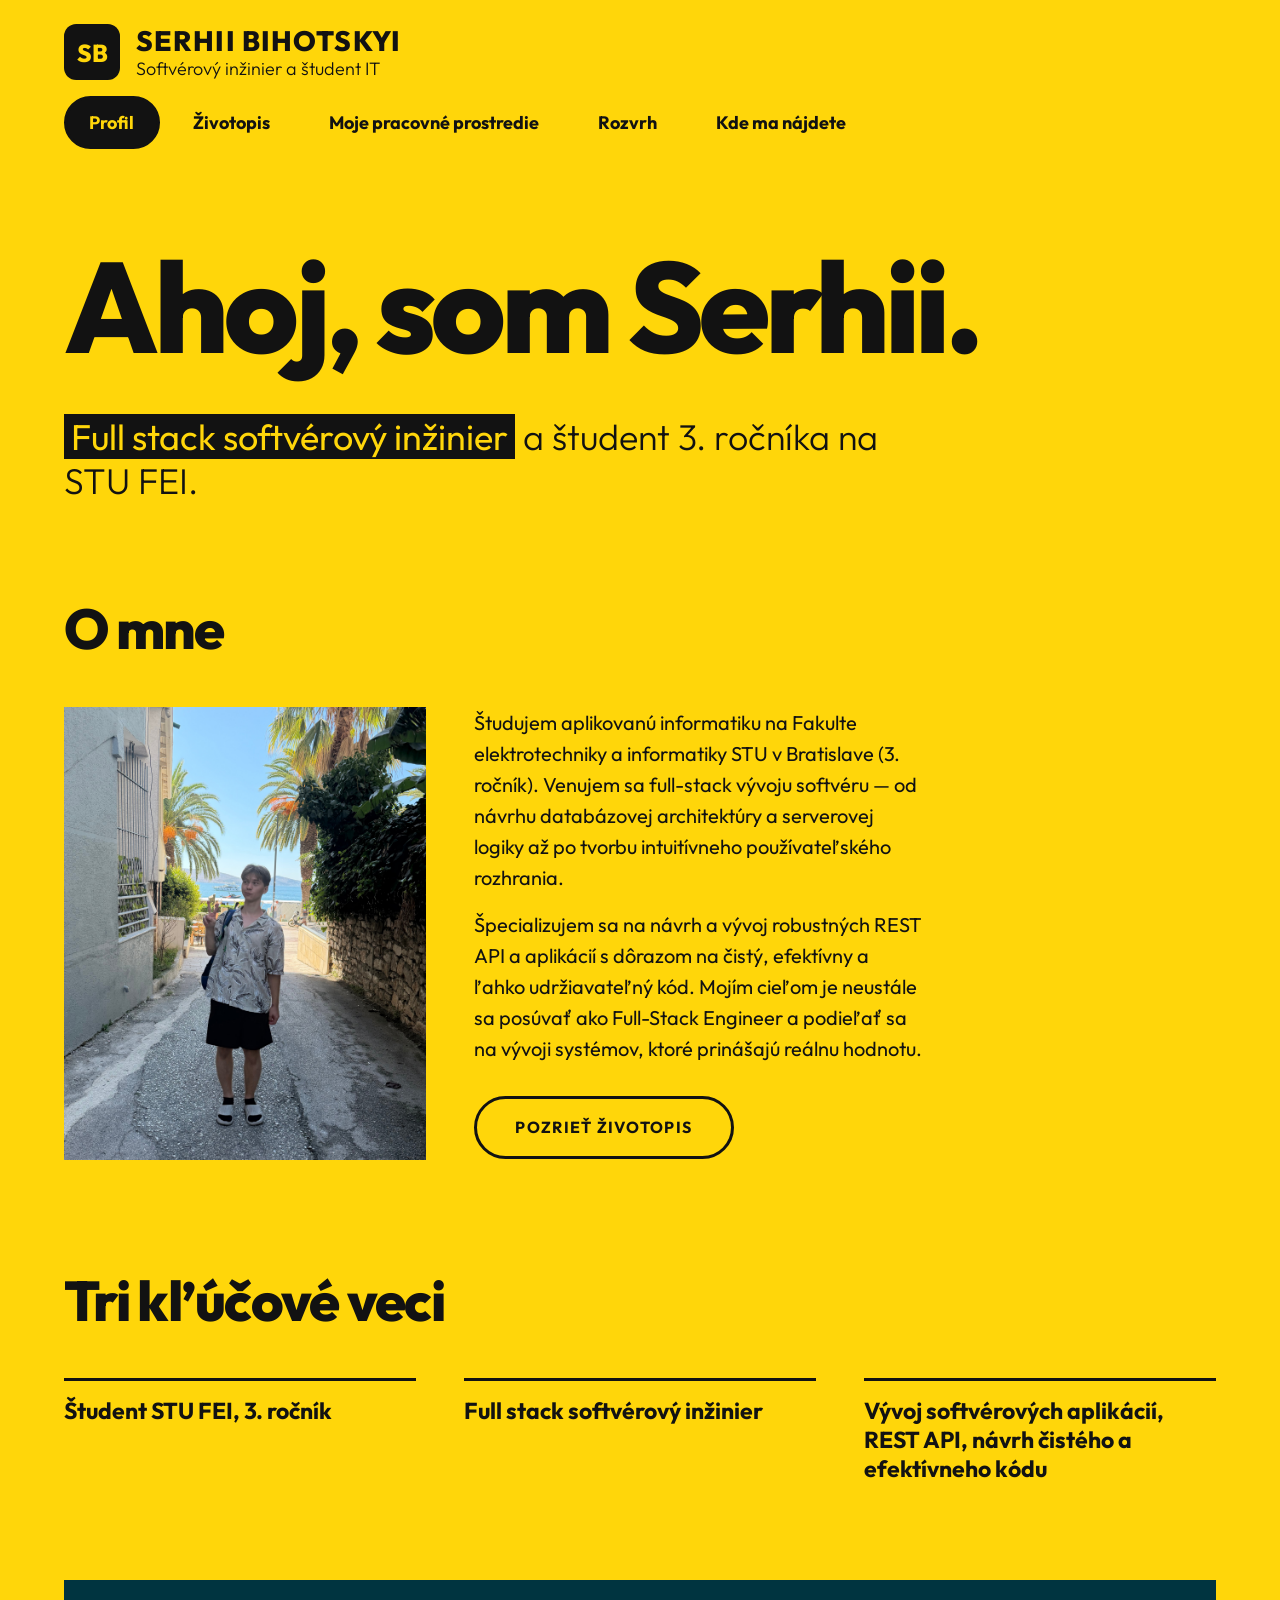
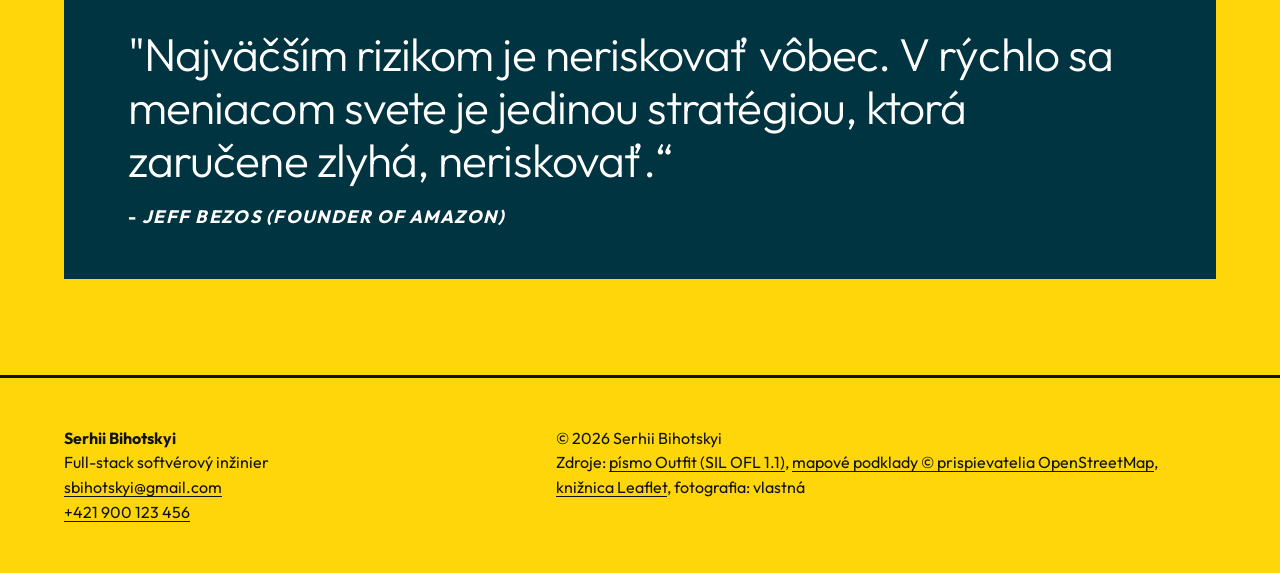
<file: index.html>
<!doctype html>
<html lang="sk">
<head>
  <meta charset="utf-8">
  <meta name="viewport" content="width=device-width, initial-scale=1">
  <title>Profil | Serhii Bihotskyi</title>
  <meta name="description" content="Full stack softvérový inžinier. Vývoj softvérových aplikácií a REST API.">
  <meta property="og:type" content="website">
  <meta property="og:title" content="Profil | Serhii Bihotskyi">
  <meta property="og:description" content="Full stack softvérový inžinier. Vývoj softvérových aplikácií a REST API.">
  <meta property="og:image" content="img/og-cover.png">
  <link rel="icon" href="favicon.ico" sizes="any">
  <link rel="stylesheet" href="css/styles.css">
  <script src="js/script.js" defer></script>
</head>
<body>
  <header class="site-header">
    <div class="container">
      <a class="brand" href="index.html">
        <svg class="brand__logo" viewBox="0 0 64 64" width="56" height="56" role="img" aria-label="Monogram SB">
          <rect class="brand__logo-bg" width="64" height="64" rx="14"/>
          <text class="brand__logo-text" x="32" y="33" text-anchor="middle" dominant-baseline="central">SB</text>
        </svg>
        <span class="brand__text">
          <span class="brand__name">Serhii Bihotskyi</span>
          <span class="brand__tagline">Softvérový inžinier a študent IT</span>
        </span>
      </a>

      <nav class="nav" aria-label="Hlavná navigácia">
        <button class="nav__toggle" type="button" aria-expanded="false" aria-controls="nav-list">Menu</button>
        <ul class="nav__list" id="nav-list">
          <li><a class="nav__link nav__link--active" href="index.html" aria-current="page">Profil</a></li>
          <li><a class="nav__link" href="pages/cv.html">Životopis</a></li>
          <li><a class="nav__link" href="pages/workspace.html">Moje pracovné prostredie</a></li>
          <li><a class="nav__link" href="pages/schedule.html">Rozvrh</a></li>
          <li><a class="nav__link" href="#">Kde ma nájdete</a></li>
        </ul>
      </nav>
    </div>
  </header>

  <main id="main" class="container">
    <section class="hero">
      <h1 class="hero__title">Ahoj, som Serhii.</h1>
      <p class="hero__lede"><mark class="hero__mark">Full stack softvérový inžinier</mark> a študent 3. ročníka na STU FEI.</p>
    </section>

    <section class="about">
      <h2 class="section-title">O mne</h2>
      <img class="about__photo" src="img/me.jpg" alt="Portrét: Serhii Bihotskyi" width="600" height="750" loading="lazy">
      <p>Študujem aplikovanú informatiku na Fakulte elektrotechniky a informatiky STU v Bratislave (3. ročník). Venujem sa full-stack vývoju softvéru — od návrhu databázovej architektúry a serverovej logiky až po tvorbu intuitívneho používateľského rozhrania.</p>
      <p>Špecializujem sa na návrh a vývoj robustných REST API a aplikácií s dôrazom na čistý, efektívny a ľahko udržiavateľný kód. Mojím cieľom je neustále sa posúvať ako Full-Stack Engineer a podieľať sa na vývoji systémov, ktoré prinášajú reálnu hodnotu.</p>
      <a class="btn" href="pages/cv.html">Pozrieť životopis</a>
    </section>

    <section class="focus">
      <h2 class="section-title">Tri kľúčové veci</h2>
      <ul class="focus__list">
        <li class="focus__item">Študent STU FEI, 3. ročník</li>
        <li class="focus__item">Full stack softvérový inžinier</li>
        <li class="focus__item">Vývoj softvérových aplikácií, REST API, návrh čistého a efektívneho kódu</li>
      </ul>
    </section>

    <aside class="quote" aria-label="Motto">
      <blockquote class="quote__body">
        <p class="quote__text">"Najväčším rizikom je neriskovať vôbec. V rýchlo sa meniacom svete je jedinou stratégiou, ktorá zaručene zlyhá, neriskovať.“</p>
        <footer class="quote__author">
            - <cite>Jeff Bezos (founder of Amazon)</cite>
        </footer>
      </blockquote>
    </aside>
  </main>

  <footer class="site-footer">
    <div class="container site-footer__inner">
      <address class="site-footer__contact">
        <strong>Serhii Bihotskyi</strong><br>
        Full-stack softvérový inžinier<br>
        <a href="mailto:serhii.bihotskyi@example.com">sbihotskyi@gmail.com</a><br>
        <a href="tel:+421900123456">+421 900 123 456</a>
      </address>
      <p class="site-footer__sources">
        &copy; 2026 Serhii Bihotskyi<br>
        Zdroje:
        <a href="https://github.com/Outfitio/Outfit-Fonts">písmo Outfit (SIL OFL 1.1)</a>,
        <a href="https://www.openstreetmap.org/copyright">mapové podklady &copy; prispievatelia OpenStreetMap</a>,
        <a href="https://leafletjs.com/">knižnica Leaflet</a>,
        fotografia: vlastná
      </p>
    </div>
  </footer>
</body>
</html>
</file>
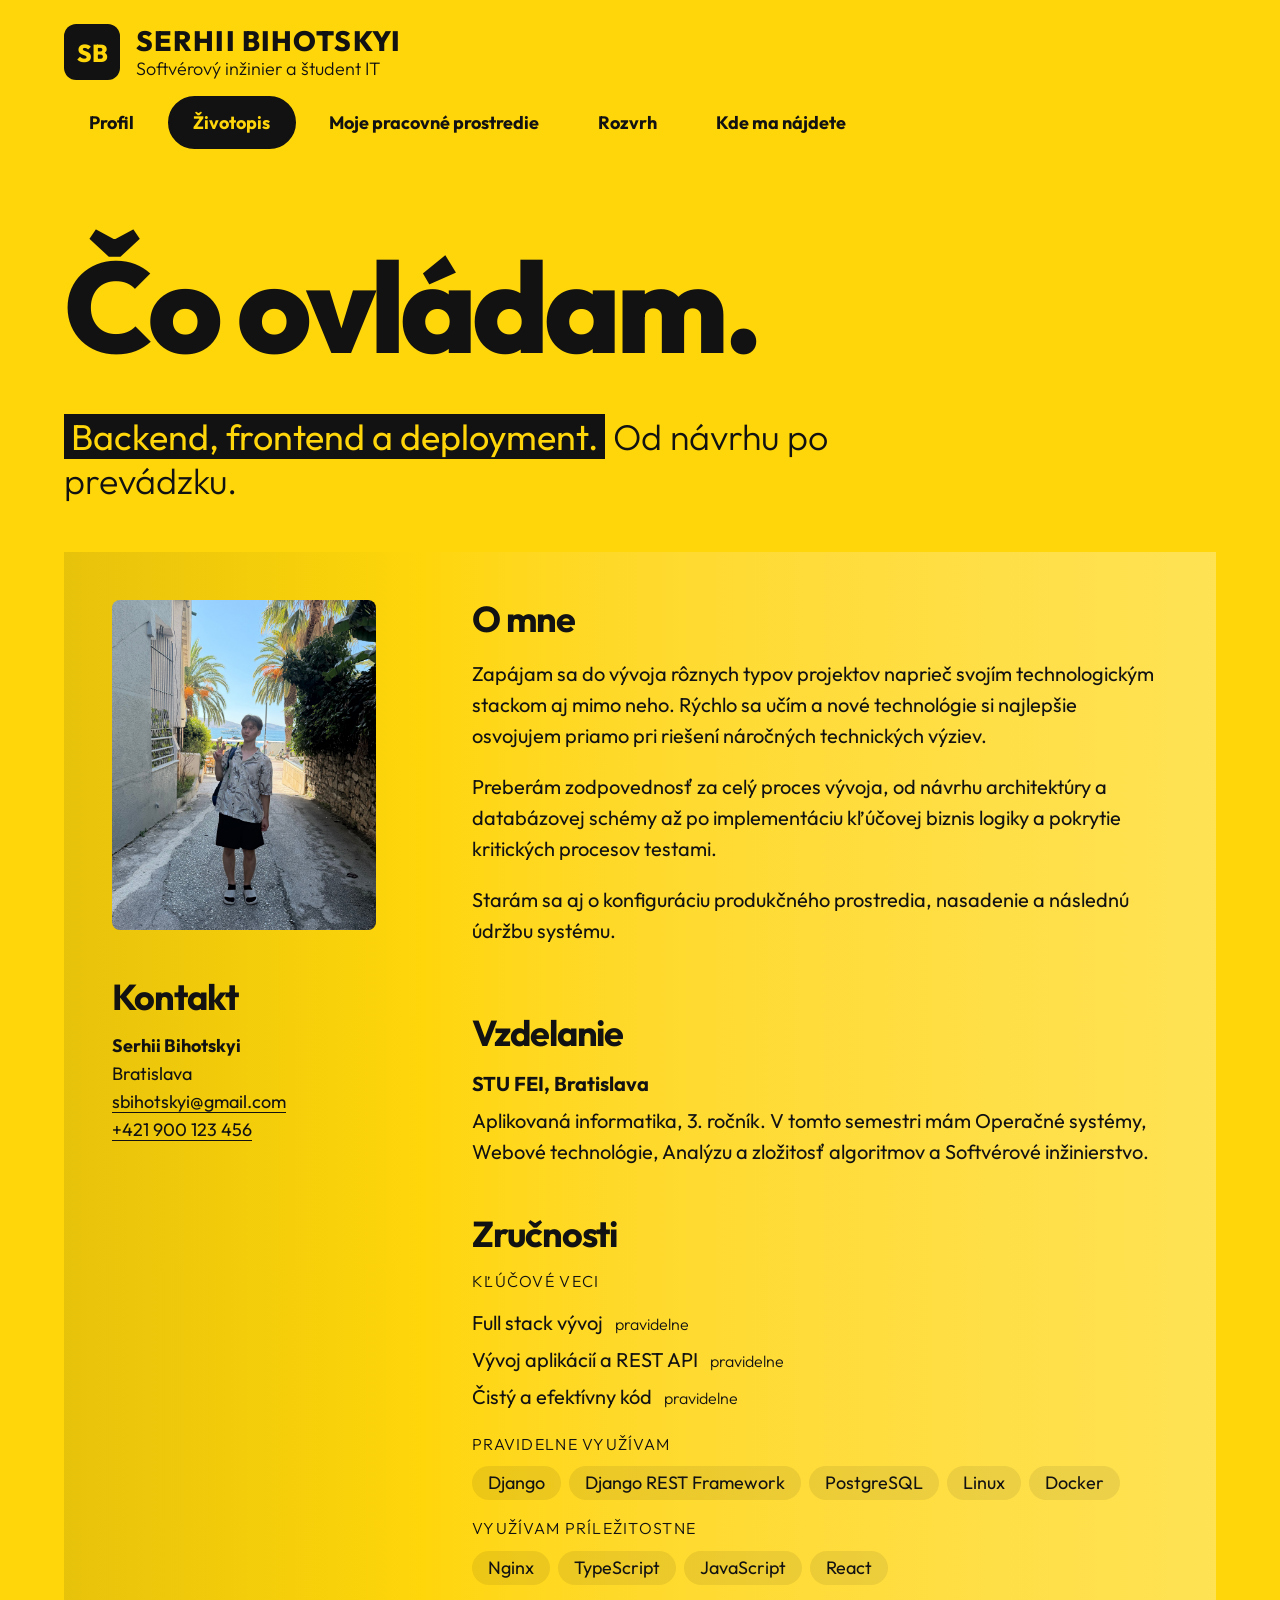
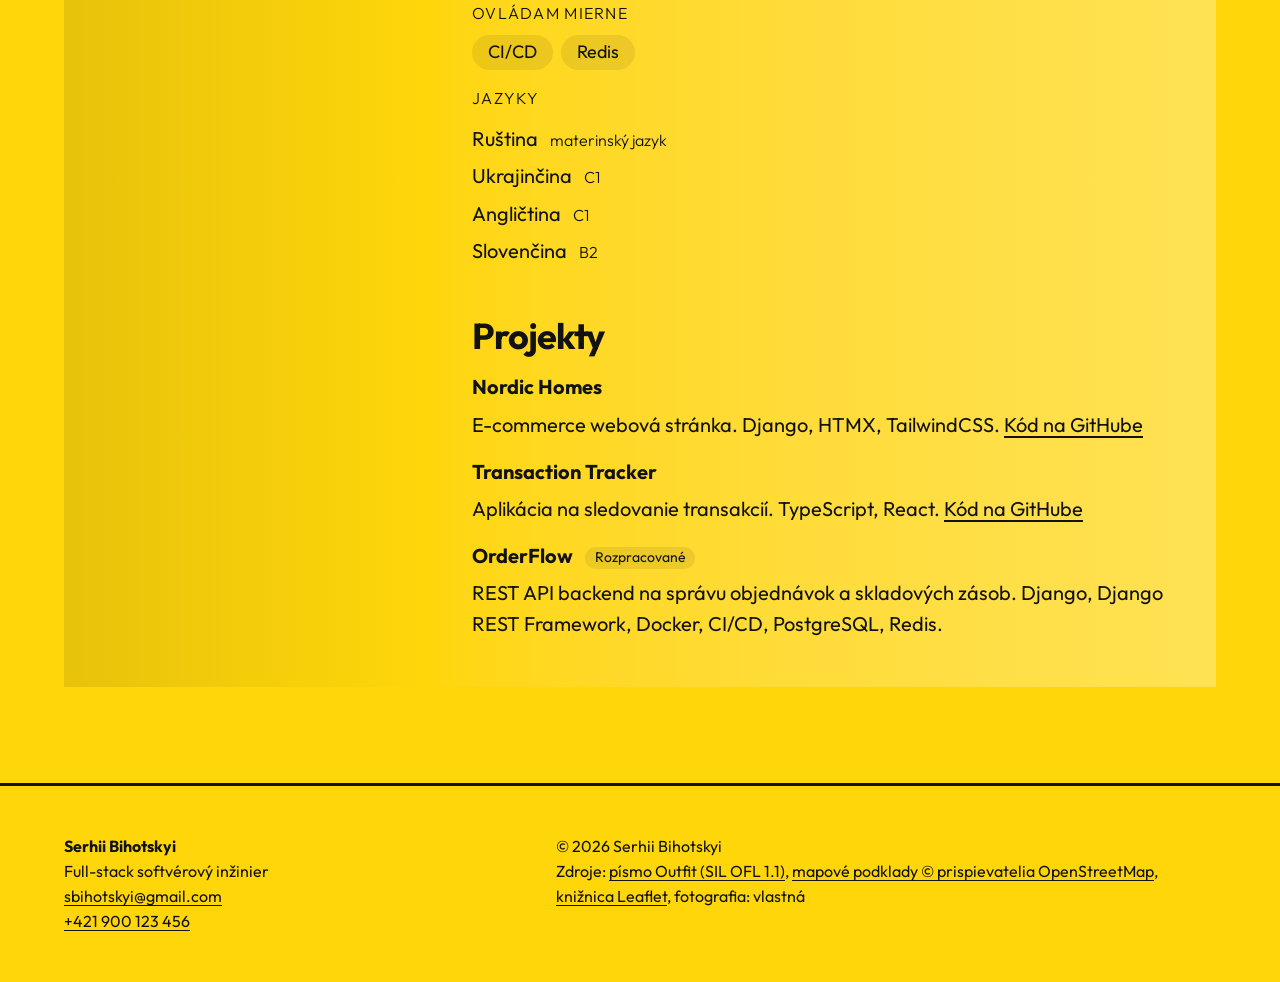
<file: pages/cv.html>
<!doctype html>
<html lang="sk">
<head>
  <meta charset="utf-8">
  <meta name="viewport" content="width=device-width, initial-scale=1">
  <title>Životopis | Serhii Bihotskyi</title>
  <meta name="description" content="Životopis: štúdium na STU FEI, technológie, s ktorými pracujem (Django, PostgreSQL, Docker, React) a moje projekty.">
  <meta property="og:type" content="website">
  <meta property="og:title" content="Životopis | Serhii Bihotskyi">
  <meta property="og:description" content="Štúdium na STU FEI, technológie, s ktorými pracujem, a moje projekty.">
  <meta property="og:image" content="../img/og-cover.png">
  <link rel="icon" href="../favicon.ico" sizes="any">
  <link rel="stylesheet" href="../css/styles.css">
  <link rel="stylesheet" href="../css/print.css" media="print">
  <script src="../js/script.js" defer></script>
</head>
<body>
  <header class="site-header">
    <div class="container">
      <a class="brand" href="../index.html">
        <svg class="brand__logo" viewBox="0 0 64 64" width="56" height="56" role="img" aria-label="Monogram SB">
          <rect class="brand__logo-bg" width="64" height="64" rx="14"/>
          <text class="brand__logo-text" x="32" y="33" text-anchor="middle" dominant-baseline="central">SB</text>
        </svg>
        <span class="brand__text">
          <span class="brand__name">Serhii Bihotskyi</span>
          <span class="brand__tagline">Softvérový inžinier a študent IT</span>
        </span>
      </a>

      <nav class="nav" aria-label="Hlavná navigácia">
        <button class="nav__toggle" type="button" aria-expanded="false" aria-controls="nav-list">Menu</button>
        <ul class="nav__list" id="nav-list">
          <li><a class="nav__link" href="../index.html">Profil</a></li>
          <li><a class="nav__link nav__link--active" href="cv.html" aria-current="page">Životopis</a></li>
          <li><a class="nav__link" href="workspace.html">Moje pracovné prostredie</a></li>
          <li><a class="nav__link" href="schedule.html">Rozvrh</a></li>
          <li><a class="nav__link" href="#">Kde ma nájdete</a></li>
        </ul>
      </nav>
    </div>
  </header>

  <main id="main" class="container">
    <section class="hero">
      <h1 class="hero__title">Čo ovládam.</h1>
      <p class="hero__lede"><mark class="hero__mark">Backend, frontend a deployment.</mark> Od návrhu po prevádzku.</p>
    </section>

    <div class="cv">
      <section class="cv__side" aria-labelledby="cv-contact">
        <img class="cv__photo" src="../img/me.jpg" alt="Portrét: Serhii Bihotskyi" width="600" height="750" loading="lazy">
        <h2 class="section-title" id="cv-contact">Kontakt</h2>
        <address class="cv__contact">
          <strong>Serhii Bihotskyi</strong><br>
          Bratislava<br>
          <a href="mailto:sbihotskyi@gmail.com">sbihotskyi@gmail.com</a><br>
          <a href="tel:+421900123456">+421 900 123 456</a>
        </address>
      </section>

      <div class="cv__main">
        <section class="cv__block" aria-labelledby="cv-about">
          <h2 class="section-title" id="cv-about">O mne</h2>
          <p>Zapájam sa do vývoja rôznych typov projektov naprieč svojím technologickým stackom aj mimo neho. Rýchlo sa učím a nové technológie si najlepšie osvojujem priamo pri riešení náročných technických výziev.</p>
          <p>Preberám zodpovednosť za celý proces vývoja, od návrhu architektúry a databázovej schémy až po implementáciu kľúčovej biznis logiky a pokrytie kritických procesov testami.</p>
          <p>Starám sa aj o konfiguráciu produkčného prostredia, nasadenie a následnú údržbu systému.</p>
        </section>

        <section class="cv__block" aria-labelledby="cv-education">
          <h2 class="section-title" id="cv-education">Vzdelanie</h2>
          <article class="cv__entry">
            <h3 class="cv__entry-title">STU FEI, Bratislava</h3>
            <p>Aplikovaná informatika, 3. ročník. V tomto semestri mám Operačné systémy, Webové technológie, Analýzu a zložitosť algoritmov a Softvérové inžinierstvo.</p>
          </article>
        </section>

        <section class="cv__block" aria-labelledby="cv-skills">
          <h2 class="section-title" id="cv-skills">Zručnosti</h2>

          <div class="cv__group">
            <h3 class="cv__group-title">Kľúčové veci</h3>
            <ul class="cv__lines">
              <li>Full stack vývoj <span class="cv__note">pravidelne</span></li>
              <li>Vývoj aplikácií a REST API <span class="cv__note">pravidelne</span></li>
              <li>Čistý a efektívny kód <span class="cv__note">pravidelne</span></li>
            </ul>
          </div>

          <div class="cv__group">
            <h3 class="cv__group-title">Pravidelne využívam</h3>
            <ul class="chips">
              <li class="chip">Django</li>
              <li class="chip">Django REST Framework</li>
              <li class="chip">PostgreSQL</li>
              <li class="chip">Linux</li>
              <li class="chip">Docker</li>
            </ul>
          </div>

          <div class="cv__group">
            <h3 class="cv__group-title">Využívam príležitostne</h3>
            <ul class="chips">
              <li class="chip">Nginx</li>
              <li class="chip">TypeScript</li>
              <li class="chip">JavaScript</li>
              <li class="chip">React</li>
            </ul>
          </div>

          <div class="cv__group">
            <h3 class="cv__group-title">Ovládam mierne</h3>
            <ul class="chips">
              <li class="chip">CI/CD</li>
              <li class="chip">Redis</li>
            </ul>
          </div>

          <div class="cv__group">
            <h3 class="cv__group-title">Jazyky</h3>
            <ul class="cv__lines">
              <li>Ruština <span class="cv__note">materinský jazyk</span></li>
              <li>Ukrajinčina <span class="cv__note">C1</span></li>
              <li>Angličtina <span class="cv__note">C1</span></li>
              <li>Slovenčina <span class="cv__note">B2</span></li>
            </ul>
          </div>
        </section>

        <section class="cv__block" aria-labelledby="cv-projects">
          <h2 class="section-title" id="cv-projects">Projekty</h2>
          <ul class="cv__projects">
            <li>
              <article class="cv__entry">
                <h3 class="cv__entry-title">Nordic Homes</h3>
                <p>E-commerce webová stránka. Django, HTMX, TailwindCSS. <a href="https://github.com/syyr66/Nordic-Homes-Website" target="_blank" rel="noopener">Kód na GitHube</a></p>
              </article>
            </li>
            <li>
              <article class="cv__entry">
                <h3 class="cv__entry-title">Transaction Tracker</h3>
                <p>Aplikácia na sledovanie transakcií. TypeScript, React. <a href="https://github.com/syyr66/Transaction-Tracker-App" target="_blank" rel="noopener">Kód na GitHube</a></p>
              </article>
            </li>
            <li>
              <article class="cv__entry">
                <h3 class="cv__entry-title">OrderFlow <span class="cv__tag">Rozpracované</span></h3>
                <p>REST API backend na správu objednávok a skladových zásob. Django, Django REST Framework, Docker, CI/CD, PostgreSQL, Redis.</p>
              </article>
            </li>
          </ul>
        </section>
      </div>
    </div>
  </main>

  <footer class="site-footer">
    <div class="container site-footer__inner">
      <address class="site-footer__contact">
        <strong>Serhii Bihotskyi</strong><br>
        Full-stack softvérový inžinier<br>
        <a href="mailto:sbihotskyi@gmail.com">sbihotskyi@gmail.com</a><br>
        <a href="tel:+421900123456">+421 900 123 456</a>
      </address>
      <p class="site-footer__sources">
        &copy; 2026 Serhii Bihotskyi<br>
        Zdroje:
        <a href="https://github.com/Outfitio/Outfit-Fonts">písmo Outfit (SIL OFL 1.1)</a>,
        <a href="https://www.openstreetmap.org/copyright">mapové podklady &copy; prispievatelia OpenStreetMap</a>,
        <a href="https://leafletjs.com/">knižnica Leaflet</a>,
        fotografia: vlastná
      </p>
    </div>
  </footer>
</body>
</html>
</file>
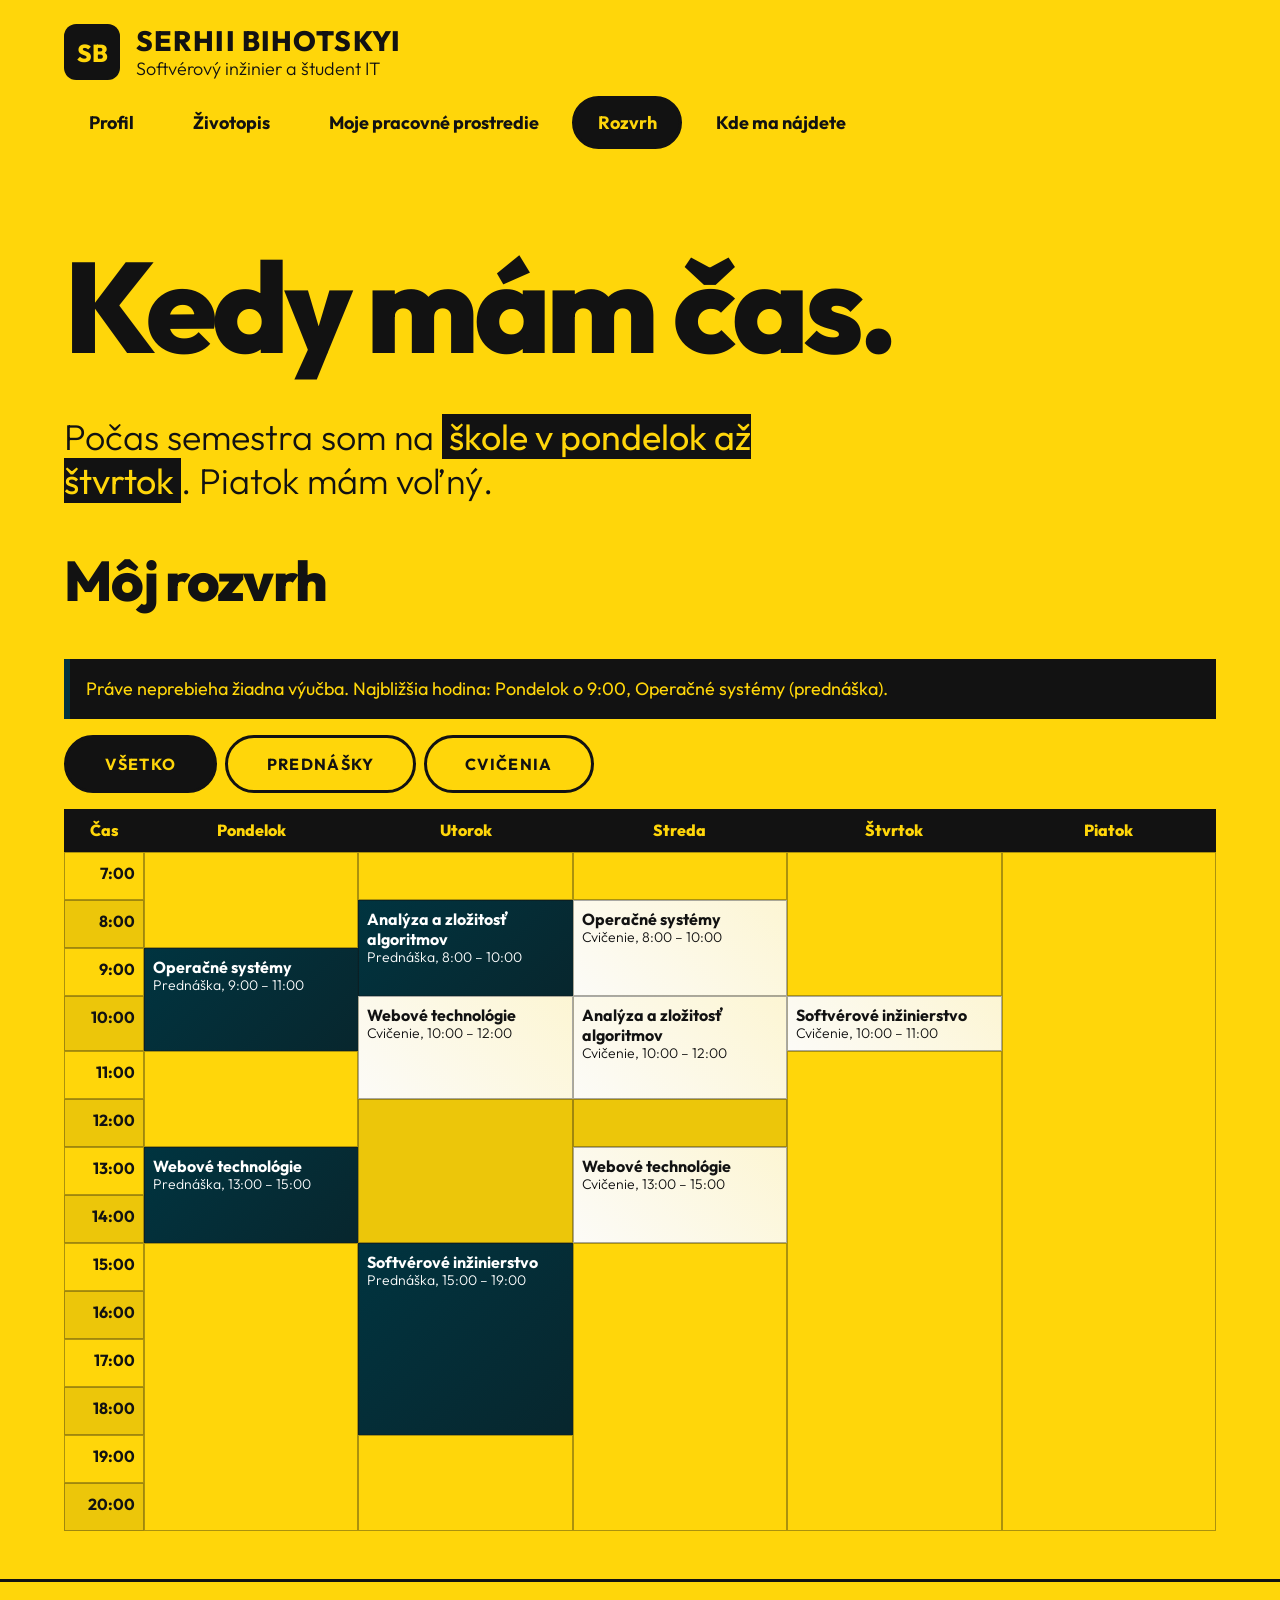
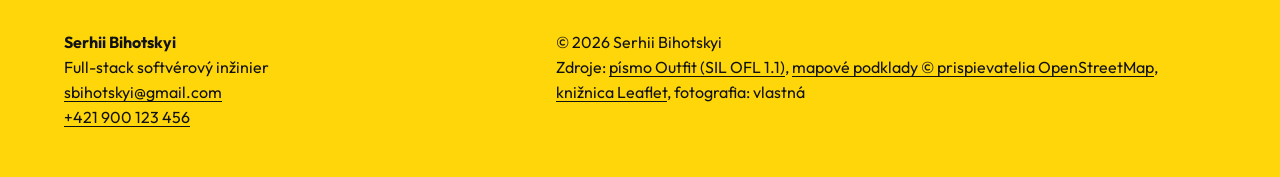
<file: pages/schedule.html>
<!doctype html>
<html lang="sk">
<head>
  <meta charset="utf-8">
  <meta name="viewport" content="width=device-width, initial-scale=1">
  <title>Kedy ma zastihnete | Serhii Bihotskyi</title>
  <meta name="description" content="Môj týždenný rozvrh na STU FEI: prednášky a cvičenia, aktuálna hodina a priebeh semestra.">
  <meta property="og:type" content="website">
  <meta property="og:title" content="Kedy ma zastihnete | Serhii Bihotskyi">
  <meta property="og:description" content="Môj týždenný rozvrh na STU FEI s aktuálnou hodinou a priebehom semestra.">
  <meta property="og:image" content="../img/og-cover.png">
  <link rel="icon" href="../favicon.ico" sizes="any">
  <link rel="stylesheet" href="../css/styles.css">
  <script src="../js/script.js" defer></script>
</head>
<body>
  <header class="site-header">
    <div class="container">
      <a class="brand" href="../index.html">
        <svg class="brand__logo" viewBox="0 0 64 64" width="56" height="56" role="img" aria-label="Monogram SB">
          <rect class="brand__logo-bg" width="64" height="64" rx="14"/>
          <text class="brand__logo-text" x="32" y="33" text-anchor="middle" dominant-baseline="central">SB</text>
        </svg>
        <span class="brand__text">
          <span class="brand__name">Serhii Bihotskyi</span>
          <span class="brand__tagline">Softvérový inžinier a študent IT</span>
        </span>
      </a>

      <nav class="nav" aria-label="Hlavná navigácia">
        <button class="nav__toggle" type="button" aria-expanded="false" aria-controls="nav-list">Menu</button>
        <ul class="nav__list" id="nav-list">
          <li><a class="nav__link" href="../index.html">Profil</a></li>
          <li><a class="nav__link" href="cv.html">Životopis</a></li>
          <li><a class="nav__link" href="workspace.html">Moje pracovné prostredie</a></li>
          <li><a class="nav__link nav__link--active" href="schedule.html" aria-current="page">Rozvrh</a></li>
          <li><a class="nav__link" href="#">Kde ma nájdete</a></li>
        </ul>
      </nav>
    </div>
  </header>

  <main id="main" class="container">
    <section class="hero">
      <h1 class="hero__title">Kedy mám čas.</h1>
      <p class="hero__lede">Počas semestra som na <mark class="hero__mark">škole v pondelok až štvrtok</mark>. Piatok mám voľný.</p>
    </section>

    <section class="schedule-section" aria-labelledby="schedule-title">
      <h2 class="section-title" id="schedule-title">Môj rozvrh</h2>

      <p class="schedule__status" id="schedule-status" role="status" aria-live="polite">Aktuálnu hodinu zobrazím, keď sa načíta JavaScript.</p>

      <div class="schedule__filters" role="group" aria-label="Filter rozvrhu">
        <button class="btn is-active" type="button" data-filter="all" aria-pressed="true">Všetko</button>
        <button class="btn" type="button" data-filter="lecture" aria-pressed="false">Prednášky</button>
        <button class="btn" type="button" data-filter="exercise" aria-pressed="false">Cvičenia</button>
      </div>

      <p class="schedule__empty" id="schedule-empty" hidden>Pre tento filter nemám v rozvrhu žiadne hodiny.</p>

      <div class="schedule__scroll" id="schedule-scroll">
        <table class="schedule" id="schedule-table" aria-label="Týždenný rozvrh">
        <colgroup>
            <!-- 1. Time column -->
            <col class="schedule__time-col">
            
            <!-- 2-3. Monday -->
            <col class="schedule__day-col">
            <col class="schedule__day-col">
            
            <!-- 4-5. Tuesday -->
            <col class="schedule__day-col">
            <col class="schedule__day-col">
            
            <!-- 6-7. Wednesday -->
            <col class="schedule__day-col">
            <col class="schedule__day-col">
            
            <!-- 8-9. Thursday -->
            <col class="schedule__day-col">
            <col class="schedule__day-col">
            
            <!-- 10-11. Friday -->
            <col class="schedule__day-col">
            <col class="schedule__day-col">
          </colgroup>
          <thead>
            <tr>
              <th scope="col">Čas</th>
              <th scope="col" colspan="2">Pondelok</th>
              <th scope="col" colspan="2">Utorok</th>
              <th scope="col" colspan="2">Streda</th>
              <th scope="col" colspan="2">Štvrtok</th>
              <th scope="col" colspan="2">Piatok</th>
            </tr>
          </thead>
          <tbody>
            <tr>
              <th scope="row">7:00</th>
              <td class="schedule__free" rowspan="2" colspan="2"></td>
              <td class="schedule__free" rowspan="1" colspan="2"></td>
              <td class="schedule__free" rowspan="1" colspan="2"></td>
              <td class="schedule__free" rowspan="3" colspan="2"></td>
              <td class="schedule__free" rowspan="14" colspan="2"></td>
            </tr>
            <tr>
              <th scope="row">8:00</th>
              <td class="schedule__cell" rowspan="2" colspan="2" data-day="2" data-start="8" data-end="10" data-type="lecture"><strong>Analýza a zložitosť algoritmov</strong><span>Prednáška, 8:00 – 10:00</span></td>
              <td class="schedule__cell" rowspan="2" colspan="2" data-day="3" data-start="8" data-end="10" data-type="exercise"><strong>Operačné systémy</strong><span>Cvičenie, 8:00 – 10:00</span></td>
            </tr>
            <tr>
              <th scope="row">9:00</th>
              <td class="schedule__cell" rowspan="2" colspan="2" data-day="1" data-start="9" data-end="11" data-type="lecture"><strong>Operačné systémy</strong><span>Prednáška, 9:00 – 11:00</span></td>
            </tr>
            <tr>
              <th scope="row">10:00</th>
              <td class="schedule__cell" rowspan="2" colspan="2" data-day="2" data-start="10" data-end="12" data-type="exercise"><strong>Webové technológie</strong><span>Cvičenie, 10:00 – 12:00</span></td>
              <td class="schedule__cell" rowspan="2" colspan="2" data-day="3" data-start="10" data-end="12" data-type="exercise"><strong>Analýza a zložitosť algoritmov</strong><span>Cvičenie, 10:00 – 12:00</span></td>
              <td class="schedule__cell" rowspan="1" colspan="2" data-day="4" data-start="10" data-end="11" data-type="exercise"><strong>Softvérové inžinierstvo</strong><span>Cvičenie, 10:00 – 11:00</span></td>
            </tr>
            <tr>
              <th scope="row">11:00</th>
              <td class="schedule__free" rowspan="2" colspan="2"></td>
              <td class="schedule__free" rowspan="10" colspan="2"></td>
            </tr>
            <tr>
              <th scope="row">12:00</th>
              <td class="schedule__free" rowspan="3" colspan="2"></td>
              <td class="schedule__free" rowspan="1" colspan="2"></td>
            </tr>
            <tr>
              <th scope="row">13:00</th>
              <td class="schedule__cell" rowspan="2" colspan="2" data-day="1" data-start="13" data-end="15" data-type="lecture"><strong>Webové technológie</strong><span>Prednáška, 13:00 – 15:00</span></td>
              <td class="schedule__cell" rowspan="2" colspan="2" data-day="3" data-start="13" data-end="15" data-type="exercise"><strong>Webové technológie</strong><span>Cvičenie, 13:00 – 15:00</span></td>
            </tr>
            <tr>
              <th scope="row">14:00</th>
            </tr>
            <tr>
              <th scope="row">15:00</th>
              <td class="schedule__free" rowspan="6" colspan="2"></td>
              <td class="schedule__cell" rowspan="4" colspan="2" data-day="2" data-start="15" data-end="19" data-type="lecture"><strong>Softvérové inžinierstvo</strong><span>Prednáška, 15:00 – 19:00</span></td>
              <td class="schedule__free" rowspan="6" colspan="2"></td>
            </tr>
            <tr><th scope="row">16:00</th></tr>
            <tr><th scope="row">17:00</th></tr>
            <tr><th scope="row">18:00</th></tr>
            <tr>
              <th scope="row">19:00</th>
              <td class="schedule__free" rowspan="2" colspan="2"></td>
            </tr>
            <tr><th scope="row">20:00</th></tr>
          </tbody>
        </table>
      </div>
    </section>
  </main>

  <footer class="site-footer">
    <div class="container site-footer__inner">
      <address class="site-footer__contact">
        <strong>Serhii Bihotskyi</strong><br>
        Full-stack softvérový inžinier<br>
        <a href="mailto:sbihotskyi@gmail.com">sbihotskyi@gmail.com</a><br>
        <a href="tel:+421900123456">+421 900 123 456</a>
      </address>
      <p class="site-footer__sources">
        &copy; 2026 Serhii Bihotskyi<br>
        Zdroje:
        <a href="https://github.com/Outfitio/Outfit-Fonts">písmo Outfit (SIL OFL 1.1)</a>,
        <a href="https://www.openstreetmap.org/copyright">mapové podklady &copy; prispievatelia OpenStreetMap</a>,
        <a href="https://leafletjs.com/">knižnica Leaflet</a>,
        fotografia: vlastná
      </p>
    </div>
  </footer>
</body>
</html>
</file>
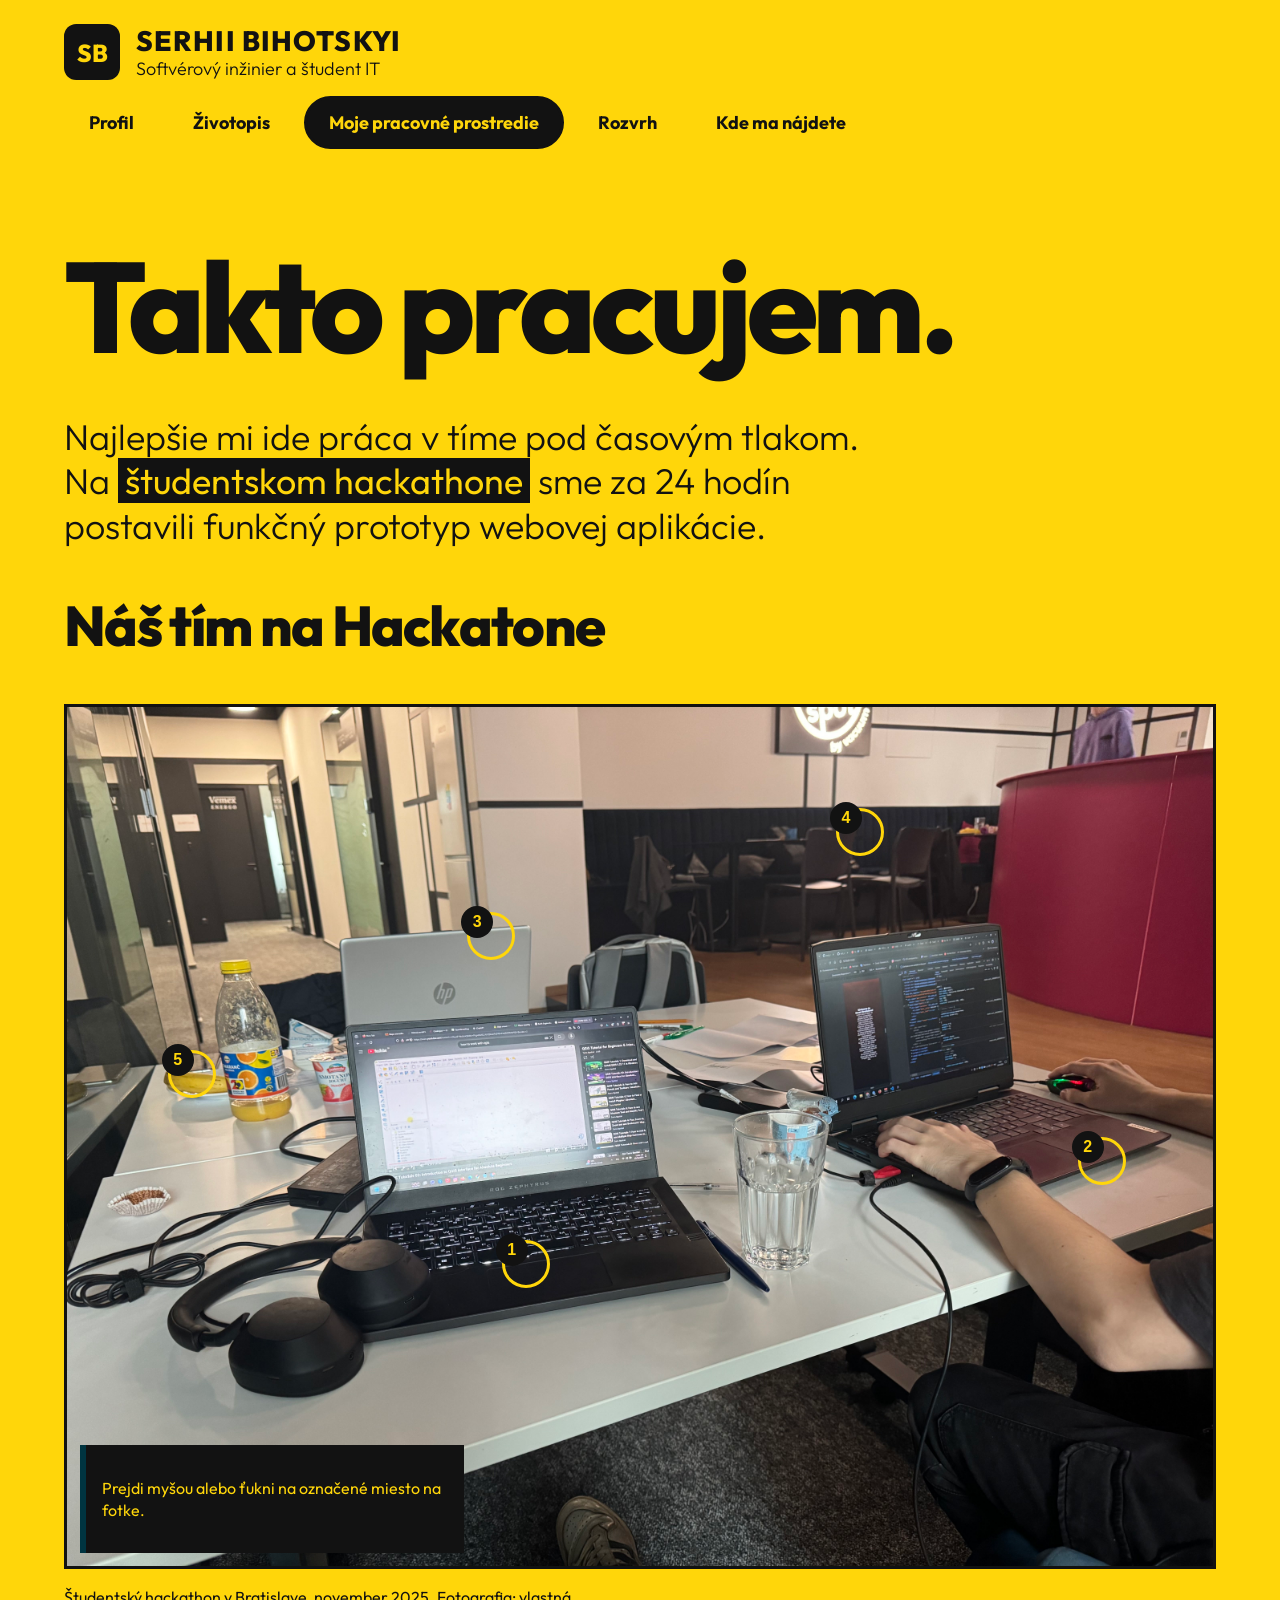
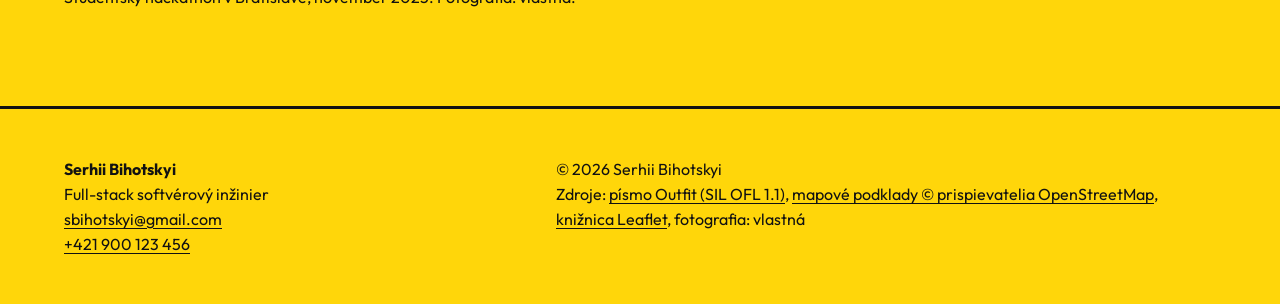
<file: pages/workspace.html>
<!doctype html>
<html lang="sk">
<head>
  <meta charset="utf-8">
  <meta name="viewport" content="width=device-width, initial-scale=1">
  <title>Záľuby a hackathon | Serhii Bihotskyi</title>
  <meta name="description" content="Takto pracujem v tíme: fotografia z študentského hackathonu s interaktívnymi bodmi o mojom počítači, kamarátoch a atmosfére súťaže.">
  <meta property="og:type" content="website">
  <meta property="og:title" content="Záľuby a hackathon | Serhii Bihotskyi">
  <meta property="og:description" content="Takto pracujem v tíme: fotografia z študentského hackathonu s interaktívnymi bodmi.">
  <meta property="og:image" content="../img/og-cover.png">
  <link rel="icon" href="../favicon.ico" sizes="any">
  <link rel="stylesheet" href="../css/styles.css">
  <script src="../js/script.js" defer></script>
</head>
<body>
  <header class="site-header">
    <div class="container">
      <a class="brand" href="../index.html">
        <svg class="brand__logo" viewBox="0 0 64 64" width="56" height="56" role="img" aria-label="Monogram SB">
          <rect class="brand__logo-bg" width="64" height="64" rx="14"/>
          <text class="brand__logo-text" x="32" y="33" text-anchor="middle" dominant-baseline="central">SB</text>
        </svg>
        <span class="brand__text">
          <span class="brand__name">Serhii Bihotskyi</span>
          <span class="brand__tagline">Softvérový inžinier a študent IT</span>
        </span>
      </a>

      <nav class="nav" aria-label="Hlavná navigácia">
        <button class="nav__toggle" type="button" aria-expanded="false" aria-controls="nav-list">Menu</button>
        <ul class="nav__list" id="nav-list">
          <li><a class="nav__link" href="../index.html">Profil</a></li>
          <li><a class="nav__link" href="cv.html">Životopis</a></li>
          <li><a class="nav__link nav__link--active" href="workspace.html" aria-current="page">Moje pracovné prostredie</a></li>
          <li><a class="nav__link" href="schedule.html">Rozvrh</a></li>
          <li><a class="nav__link" href="#">Kde ma nájdete</a></li>
        </ul>
      </nav>
    </div>
  </header>

  <main id="main" class="container">
    <section class="hero">
      <h1 class="hero__title">Takto pracujem.</h1>
      <p class="hero__lede">Najlepšie mi ide práca v tíme pod časovým tlakom. Na <mark class="hero__mark">študentskom hackathone</mark> sme za 24 hodín postavili funkčný prototyp webovej aplikácie.</p>
    </section>

    <section class="workspace">
      <h2 class="section-title">Náš tím na Hackatone</h2>

      <figure class="workspace__figure">
        <div class="workspace__stage">
          <img class="workspace__img" src="../img/workspace.jpg" alt="Ja a moji dvaja kamaráti Zakhar a Oleh sedíme spolu pri stole na hackathone, na stole máme notebooky a občerstvenie" width="1600" height="1067">
          <div class="workspace__overlay" data-hotspot-overlay></div>
          <div class="workspace__hint-container">
            <p class="workspace__hint">Prejdi myšou alebo ťukni na označené miesto na fotke.</p>
          </div>
        </div>
        <figcaption class="workspace__caption">Študentský hackathon v Bratislave, november 2025. Fotografia: vlastná.</figcaption>
      </figure>

      <noscript>
        <p class="workspace__noscript">Interaktívne body na fotke potrebujú JavaScript. Na fotke som ja s kamarátmi Zakharom a Olehom pri stole na hackathone.</p>
      </noscript>
    </section>
  </main>

  <footer class="site-footer">
    <div class="container site-footer__inner">
      <address class="site-footer__contact">
        <strong>Serhii Bihotskyi</strong><br>
        Full-stack softvérový inžinier<br>
        <a href="mailto:sbihotskyi@gmail.com">sbihotskyi@gmail.com</a><br>
        <a href="tel:+421900123456">+421 900 123 456</a>
      </address>
      <p class="site-footer__sources">
        &copy; 2026 Serhii Bihotskyi<br>
        Zdroje:
        <a href="https://github.com/Outfitio/Outfit-Fonts">písmo Outfit (SIL OFL 1.1)</a>,
        <a href="https://www.openstreetmap.org/copyright">mapové podklady &copy; prispievatelia OpenStreetMap</a>,
        <a href="https://leafletjs.com/">knižnica Leaflet</a>,
        fotografia: vlastná
      </p>
    </div>
  </footer>
</body>
</html>
</file>
<file: css/styles.css>
/* Outfit (SIL OFL 1.1), self-hosted; latin-ext covers Slovak diacritics */
@font-face {
  font-family: "Outfit";
  font-style: normal;
  font-weight: 300;
  font-display: swap;
  src: url("../fonts/outfit-latin-300-normal.woff2") format("woff2");
  unicode-range: U+0000-00FF, U+0131, U+0152-0153, U+02BB-02BC, U+02C6, U+02DA, U+02DC, U+0304, U+0308, U+0329, U+2000-206F, U+20AC, U+2122, U+2191, U+2193, U+2212, U+2215, U+FEFF, U+FFFD;
}
@font-face {
  font-family: "Outfit";
  font-style: normal;
  font-weight: 300;
  font-display: swap;
  src: url("../fonts/outfit-latin-ext-300-normal.woff2") format("woff2");
  unicode-range: U+0100-02BA, U+02BD-02C5, U+02C7-02CC, U+02CE-02D7, U+02DD-02FF, U+0304, U+0308, U+0329, U+1D00-1DBF, U+1E00-1E9F, U+1EF2-1EFF, U+2020, U+20A0-20AB, U+20AD-20C0, U+2113, U+2C60-2C7F, U+A720-A7FF;
}
@font-face {
  font-family: "Outfit";
  font-style: normal;
  font-weight: 400;
  font-display: swap;
  src: url("../fonts/outfit-latin-400-normal.woff2") format("woff2");
  unicode-range: U+0000-00FF, U+0131, U+0152-0153, U+02BB-02BC, U+02C6, U+02DA, U+02DC, U+0304, U+0308, U+0329, U+2000-206F, U+20AC, U+2122, U+2191, U+2193, U+2212, U+2215, U+FEFF, U+FFFD;
}
@font-face {
  font-family: "Outfit";
  font-style: normal;
  font-weight: 400;
  font-display: swap;
  src: url("../fonts/outfit-latin-ext-400-normal.woff2") format("woff2");
  unicode-range: U+0100-02BA, U+02BD-02C5, U+02C7-02CC, U+02CE-02D7, U+02DD-02FF, U+0304, U+0308, U+0329, U+1D00-1DBF, U+1E00-1E9F, U+1EF2-1EFF, U+2020, U+20A0-20AB, U+20AD-20C0, U+2113, U+2C60-2C7F, U+A720-A7FF;
}
@font-face {
  font-family: "Outfit";
  font-style: normal;
  font-weight: 700;
  font-display: swap;
  src: url("../fonts/outfit-latin-700-normal.woff2") format("woff2");
  unicode-range: U+0000-00FF, U+0131, U+0152-0153, U+02BB-02BC, U+02C6, U+02DA, U+02DC, U+0304, U+0308, U+0329, U+2000-206F, U+20AC, U+2122, U+2191, U+2193, U+2212, U+2215, U+FEFF, U+FFFD;
}
@font-face {
  font-family: "Outfit";
  font-style: normal;
  font-weight: 700;
  font-display: swap;
  src: url("../fonts/outfit-latin-ext-700-normal.woff2") format("woff2");
  unicode-range: U+0100-02BA, U+02BD-02C5, U+02C7-02CC, U+02CE-02D7, U+02DD-02FF, U+0304, U+0308, U+0329, U+1D00-1DBF, U+1E00-1E9F, U+1EF2-1EFF, U+2020, U+20A0-20AB, U+20AD-20C0, U+2113, U+2C60-2C7F, U+A720-A7FF;
}
@font-face {
  font-family: "Outfit";
  font-style: normal;
  font-weight: 800;
  font-display: swap;
  src: url("../fonts/outfit-latin-800-normal.woff2") format("woff2");
  unicode-range: U+0000-00FF, U+0131, U+0152-0153, U+02BB-02BC, U+02C6, U+02DA, U+02DC, U+0304, U+0308, U+0329, U+2000-206F, U+20AC, U+2122, U+2191, U+2193, U+2212, U+2215, U+FEFF, U+FFFD;
}
@font-face {
  font-family: "Outfit";
  font-style: normal;
  font-weight: 800;
  font-display: swap;
  src: url("../fonts/outfit-latin-ext-800-normal.woff2") format("woff2");
  unicode-range: U+0100-02BA, U+02BD-02C5, U+02C7-02CC, U+02CE-02D7, U+02DD-02FF, U+0304, U+0308, U+0329, U+1D00-1DBF, U+1E00-1E9F, U+1EF2-1EFF, U+2020, U+20A0-20AB, U+20AD-20C0, U+2113, U+2C60-2C7F, U+A720-A7FF;
}

/* Design tokens: every color, radius and spacing value lives here */
:root {
  /* Colors */
  --color-brand-yellow: #ffd60a;
  --color-brand-black: #121212;
  --color-stripe: color-mix(in srgb, var(--color-text) 8%, transparent);
  --color-grid-line: color-mix(in srgb, var(--color-text) 35%, transparent);
  --color-dark-tint: color-mix(in srgb, var(--color-text) 10%, var(--color-bg));
  --color-mild-tint: color-mix(in srgb, var(--color-on-accent) 15%, var(--color-bg));
  --color-bright-tint: color-mix(in srgb, var(--color-on-accent) 30%, var(--color-bg));
  --color-accent: #003440;
  --color-on-accent: #ffffff;
  --color-snow: #fcfbf7;
  --color-bg: var(--color-brand-yellow);
  --color-text: var(--color-brand-black);
  
  --gradient-lecture: linear-gradient(135deg, var(--color-accent), color-mix(in srgb, var(--color-accent) 60%, var(--color-brand-black)));
  --gradient-exercise: linear-gradient(45deg, var(--color-snow), color-mix(in srgb, var(--color-snow) 85%, var(--color-brand-yellow)));
  
  /* Spacing */
  --space: 1rem;
  --space-lg: calc(var(--space) * 3);
  --space-xl: calc(var(--space) * 6);
  --container-max: 1600px;
  
  /* Borders */
  --border-width: 3px;
  --border-thin: calc(var(--border-width) / 3);
  --radius: 999px;
  
  /* Fonts */
  --font-main: "Outfit", Arial, sans-serif;
}

*,
*::before,
*::after { box-sizing: border-box; }

body {
  margin: 0;
  background: var(--color-bg);
  color: var(--color-text);
  font-family: var(--font-main);
  font-weight: 400;
  font-size: 1.25rem;
  line-height: 1.55;
  -webkit-font-smoothing: antialiased;
  -webkit-text-size-adjust: 100%;
  text-size-adjust: 100%;
}

a { color: inherit; text-underline-offset: 0.2em; }

.container {
  width: 100%;
  max-width: var(--container-max);
  margin-inline: auto;
  padding-inline: 5%;
}

/* Shared focus state for every interactive element */
a:focus-visible,
button:focus-visible {
  outline: var(--border-width) solid var(--color-text);
  outline-offset: 4px;
}

/* Header */
.site-header .container {
  display: flex;
  flex-direction: column;
  gap: var(--space);
  padding-top: calc(var(--space) * 1.5);
}

.brand {
  display: inline-flex;
  align-items: center;
  gap: var(--space);
  align-self: flex-start;
  text-decoration: none;
}
.brand__logo-bg { fill: var(--color-brand-black); }
.brand__logo-text {
  fill: var(--color-brand-yellow);
  font-family: var(--font-main);
  font-weight: 800;
  font-size: 28px;
}
.brand__text { display: flex; flex-direction: column; line-height: 1.2; }
.brand__name {
  font-weight: 800;
  font-size: 1.75rem;
  letter-spacing: 0.04em;
  text-transform: uppercase;
}
.brand__tagline { font-weight: 300; font-size: 1.125rem; }

/* Navigation: horizontal menu below the header text */
.nav__list {
  display: flex;
  flex-wrap: wrap;
  gap: calc(var(--space) * 0.5);
  margin: 0;
  padding: 0;
  list-style: none;
}

/* Buttons and nav links share one control style */
.nav__link,
.nav__toggle,
.btn {
  display: inline-block;
  padding: calc(var(--space) * 0.6) calc(var(--space) * 1.4);
  border: var(--border-width) solid transparent;
  border-radius: var(--radius);
  background: transparent;
  color: var(--color-text);
  font-family: inherit;
  font-weight: 700;
  font-size: 1.125rem;
  text-decoration: none;
  cursor: pointer;
  transition: background 0.2s, color 0.2s, border-color 0.2s;
}
.nav__link:hover,
.nav__toggle:hover { border-color: var(--color-text); }

.btn {
  padding: var(--space) calc(var(--space) * 2.4);
  border-color: var(--color-text);
  letter-spacing: 0.08em;
  text-transform: uppercase;
  font-size: 1rem;
}
.btn:hover { background: var(--color-text); color: var(--color-bg); }

/* Hamburger button is shown only on small screens when JS is available */
.nav__toggle { display: none; }

/* Active state: same look for the current menu item and (later) active filters */
.nav__link--active,
.is-active {
  background: var(--color-text);
  color: var(--color-bg);
  border-color: var(--color-text);
}

/* Hero */
.hero {
  padding: var(--space-xl) 0 var(--space-lg);
}
.hero__title {
  margin: 0;
  font-weight: 800;
  font-size: clamp(3.5rem, 10vw, 9rem);
  line-height: 0.95;
  letter-spacing: -0.04em;
}
.hero__lede {
  max-width: 34ch;
  margin: var(--space-lg) 0 0;
  font-weight: 300;
  font-size: clamp(1.5rem, 2.8vw, 2.5rem);
  line-height: 1.25;
}
.hero__mark {
  background: var(--color-text);
  color: var(--color-bg);
  padding: 0 0.2em;
  font-weight: 400;
}

/* Sections */
.section-title {
  margin: 0 0 var(--space-lg);
  font-weight: 800;
  font-size: clamp(2.5rem, 6vw, 3.5rem);
  letter-spacing: -0.03em;
  line-height: 1.05;
}

.about {
  display: flow-root;
  padding: var(--space-lg) 0;
}
.about p { max-width: 66ch; margin: 0 0 var(--space); }
.about__photo {
  float: left;
  width: min(362px, 38%);
  height: auto;
  margin: 0 var(--space-lg) var(--space) 0;
}
.about .btn { margin-top: var(--space); }

.focus { padding: var(--space-lg) 0; }
.focus__list {
  display: grid;
  grid-template-columns: repeat(3, 1fr);
  gap: var(--space-lg);
  margin: 0;
  padding: 0;
  list-style: none;
}
.focus__item {
  padding-top: var(--space);
  border-top: var(--border-width) solid var(--color-text);
  font-weight: 700;
  font-size: clamp(1.25rem, 1.8vw, 1.75rem);
  line-height: 1.25;
}

/* Quote */
.quote { margin: var(--space-lg) 0 var(--space-xl); }
.quote__body {
  margin: 0;
  padding: var(--space-lg) clamp(var(--space), 5vw, calc(var(--space) * 5));
  background: var(--color-accent);
  color: var(--color-on-accent);
}
.quote__text {
  margin: 0;
  font-weight: 300;
  font-size: clamp(1.75rem, 3.6vw, 3.25rem);
  line-height: 1.15;
  letter-spacing: -0.02em;
}
.quote__author {
  margin-top: var(--space);
  font-weight: 700;
  font-size: 1.125rem;
  letter-spacing: 0.08em;
  text-transform: uppercase;
}

/* Footer */
.site-footer { border-top: var(--border-width) solid var(--color-text); }
.site-footer__inner {
  display: flex;
  flex-wrap: wrap;
  justify-content: space-between;
  gap: var(--space-lg);
  padding-block: var(--space-lg);
  font-size: 1rem;
}
.site-footer__contact { font-style: normal; }
.site-footer__sources { max-width: 60ch; margin: 0; }

/* Mobile */
@media (max-width: 768px) {
  .hero {
    padding: var(--space-lg) 0;
  }

  .about {
    padding: 0;
  }

  .section-title {
    margin: 0 0 var(--space);
  }

  .quote {
    margin: 0 0 var(--space-lg)
  }

  .js .nav__toggle { display: inline-block; border-color: var(--color-text); }
  .js .nav__list { display: none; flex-direction: column; align-items: flex-start; margin-top: var(--space); }
  .js .nav--open .nav__list { display: flex; }

  .focus__list { grid-template-columns: 1fr; gap: var(--space); }
  .about__photo { width: min(240px, 42%); margin-right: var(--space); }
}

@media (max-width: 480px) {
  .about__photo { float: none; display: block; width: min(280px, 100%); margin: 0 0 var(--space); }
}

@media (prefers-reduced-motion: reduce) {
  *, *::before, *::after { transition: none !important; animation: none !important; }
}


/* ===== Workspace page ===== */

.workspace {
  padding: 0 0 var(--space-xl);
  overflow-x: clip;
}

.workspace__figure { 
  margin: 0;
}

.workspace__caption {
  padding-top: var(--space);
  font-size: 1rem;
}

.workspace__noscript { 
  margin: var(--space) 0 0;
}

/* Stage: image plus overlay, all hotspot positions are percentages of this box */
.workspace__stage {
  --panel-height: 11rem;
  --panel-width: 20rem;
  --panel-gap: calc(var(--space) * 0.5);
  position: relative;
}
.workspace__img {
  display: block;
  width: 100%;
  height: auto;
  border: var(--border-width) solid var(--color-text);
}
.workspace__overlay { position: absolute; inset: 0; }

/* Hotspot: --x and --y are the top left corner, --w and --h the size (all in percent) */
.hotspot {
  position: absolute;
  left: var(--x);
  top: var(--y);
  width: var(--space-lg);
  height: var(--space-lg);
}
.hotspot__btn {
  position: relative;
  display: block;
  width: 100%;
  height: 100%;
  padding: 0;
  border: var(--border-width) solid var(--color-bg);
  border-radius: var(--radius);
  background: transparent;
  cursor: pointer;
  transition: background 0.2s, border-color 0.2s;
}
.hotspot__btn:hover,
.hotspot:focus-within .hotspot__btn {
  background: color-mix(in srgb, var(--color-bg) 35%, transparent);
  border-color: var(--color-accent);
}
.hotspot__badge {
  position: absolute;
  top: calc(var(--border-width) * -3);
  left: calc(var(--border-width) * -3);
  display: grid;
  place-items: center;
  width: 2rem;
  height: 2rem;
  border-radius: var(--radius);
  background: var(--color-text);
  color: var(--color-bg);
  font-weight: 800;
  font-size: 1rem;
  line-height: 1;
}

/* Info panel: inverted colors so it stands out from the photo and the page */
.hotspot__panel,
.workspace__hint-container {
  padding: var(--space);
  border-left: calc(var(--border-width) * 2) solid var(--color-accent);
  background: var(--color-text);
  color: var(--color-bg);
  font-size: 1rem;
  line-height: 1.4;
}

.hotspot__title { margin: 0 0 calc(var(--space) * 0.4); font-weight: 800; font-size: 1.25rem; }
.hotspot__text { margin: 0; }

.hotspot__panel {
  position: absolute;
  z-index: 2;
  width: var(--panel-width);
  max-width: 80vw;
  opacity: 0;
  visibility: hidden;
  transition: opacity 0.2s, visibility 0.2s;
}
.hotspot:hover .hotspot__panel,
.hotspot:focus-within .hotspot__panel {
  opacity: 1;
  visibility: visible;
  z-index: 3;
}

/* Hint: shown until a hotspot is active, hidden without JS */
.workspace__hint-container {
  position: absolute;
  z-index: 1;
  display: none;
  margin: 0;
  pointer-events: none;
  transition: opacity 0.2s, visibility 0.2s;
}
.workspace__stage--ready .workspace__hint-container {
  display: flex;
  flex-direction: column;
}
.workspace__stage:has(.hotspot:hover, .hotspot:focus-within) .workspace__hint-container {
  opacity: 0;
  visibility: hidden;
}

/* Desktop: panels float next to their hotspot */
@media (min-width: 769px) {
  .workspace__hint-container {
    left: var(--space);
    bottom: var(--space);
    max-width: 24rem;
  }

  .hotspot__panel::before {
    /* bridges the gap so the panel does not vanish while the mouse moves to it */
    content: "";
    position: absolute;
    left: 0;
    right: 0;
    height: var(--panel-gap);
  }

  .hotspot[data-side="bottom"] .hotspot__panel { top: 100%; margin-top: var(--panel-gap); }
  .hotspot[data-side="bottom"] .hotspot__panel::before { bottom: 100%; }
  .hotspot[data-side="top"] .hotspot__panel { bottom: 100%; margin-bottom: var(--panel-gap); }
  .hotspot[data-side="top"] .hotspot__panel::before { top: 100%; }

  .hotspot[data-align="center"] .hotspot__panel {
    left: 50%;
    transform: translateX(-50%);
  }
  
  .hotspot[data-align="start"] .hotspot__panel { left: 0; }
  .hotspot[data-align="end"] .hotspot__panel { right: 0; }
}

@media (max-width: 768px) {
  .workspace {
    padding: 0 0 var(--space-lg);
  }
  
  .workspace__stage { margin-bottom: calc(var(--panel-height) + var(--space)); }

  .workspace__overlay,
  .hotspot { display: contents; }

  .hotspot__btn {
    position: absolute;
    left: var(--x);
    top: var(--y);
    width: var(--w);
    height: var(--h);
  }

  .hotspot__panel,
  .workspace__hint-container {
    top: 100%;
    left: 0;
    right: 0;
    width: auto;
    max-width: none;
    height: var(--panel-height);
    margin: var(--space) 0 0;
    overflow: auto;
  }

  .workspace__hint-container {
    justify-content: center;
  }

  .hotspot__panel::before { display: none; }
}

/* ==== CV ==== */
.cv {
  display: grid;
  grid-template-columns: minmax(16rem, 1fr) 2.2fr;
  margin-bottom: var(--space-xl);
}
 
/* Each column fades into the page background toward the middle, no hard edges */
.cv__side {
  padding: var(--space-lg);
  background: linear-gradient(90deg, var(--color-dark-tint), var(--color-bg));
}

.cv__main {
  display: flex;
  flex-direction: column;
  gap: var(--space-lg);
  padding: var(--space-lg);
  background: linear-gradient(90deg, var(--color-bg), var(--color-bright-tint));
}
 
.cv__photo {
  display: block;
  width: 100%;
  max-width: 280px;
  height: auto;
  margin: 0 0 var(--space-lg);
  border-radius: calc(var(--space) * 0.5);
}

.cv .section-title {
  margin: 0 0 var(--space);
  font-size: clamp(1.75rem, 3vw, 2.25rem);
  font-weight: 700;
}

.cv__contact {
  font-style: normal; font-size: 1.125rem;
}

.cv__entry-title {
  margin: 0 0 calc(var(--space) * 0.4); font-weight: 700; font-size: 1.25rem;
}

.cv__entry p {
  margin: 0;
}

.cv__projects {
  display: grid; gap: var(--space); margin: 0; padding: 0; list-style: none;
}

 
.cv__tag {
  display: inline-block;
  margin-left: calc(var(--space) * 0.5);
  padding: 0 calc(var(--space) * 0.6);
  border-radius: var(--radius);
  background: var(--color-stripe);
  font-weight: 400;
  font-size: 0.875rem;
  vertical-align: middle;
}
 
/* Skill groups */
.cv__group {
  margin-top: var(--space);
}

.cv__group-title {
  margin: 0 0 calc(var(--space) * 0.6);
  font-weight: 300;
  font-size: 1rem;
  letter-spacing: 0.08em;
  text-transform: uppercase;
}

.chips {
  display: flex;
  flex-wrap: wrap;
  gap: calc(var(--space) * 0.5);
  margin: 0;
  padding: 0;
  list-style: none;
}

.chip {
  padding: calc(var(--space) * 0.2) var(--space);
  border-radius: var(--radius);
  background: var(--color-stripe);
  font-size: 1.125rem;
}

.cv__lines {
  margin: 0; padding: 0; list-style: none;
}

.cv__lines li {
  padding: calc(var(--space) * 0.2) 0;
}

.cv__note {
  margin-left: calc(var(--space) * 0.5); font-weight: 300; font-size: 1rem;
}

 
@media (max-width: 768px) {
  .cv { grid-template-columns: 1fr; }
  .cv__side, .cv__main { padding: var(--space); }
  .cv {
    background: linear-gradient(90deg, var(--color-mild-tint), var(--color-bright-tint));;
  }
  .cv__side {
    background: transparent
  }
  .cv__main {
    background: transparent
  }
}


/* ===== Schedule page ===== */
.schedule-section { padding: 0 0 var(--space-lg); }
.semester { padding: 0 0 var(--space-xl); }
 
.schedule__status,
.progress__label {
  margin: 0 0 var(--space);
}
.schedule__status {
  padding: var(--space);
  border-left: calc(var(--border-width) * 2) solid var(--color-accent);
  background: var(--color-text);
  color: var(--color-bg);
  font-size: 1.125rem;
}
 
/* Filters need JS, so they are hidden without it */
.schedule__filters { display: none; }
.js .schedule__filters {
  display: flex; flex-wrap: wrap;
  gap: calc(var(--space) * 0.5);
  margin-bottom: var(--space);
}

.schedule__empty {
  padding: var(--space);
  border: var(--border-width) dashed var(--color-text);
}
 
.schedule__scroll { overflow-x: auto; }
.schedule {
  width: 100%;
  min-width: 760px;
  table-layout: fixed;
  border-collapse: separate;
  border-spacing: 0;
  font-size: 1rem;
}

.schedule__time-col { width: 5rem; }
.schedule th,
.schedule td {
  padding: calc(var(--space) * 0.5);
  border: var(--border-thin) solid var(--color-grid-line);
  vertical-align: top;
}

.schedule thead th {
  background: var(--color-text); 
  color: var(--color-bg); 
  font-weight: 800;
}

.schedule tbody th {
  text-align: right;
  font-weight: 700;
}

.schedule tbody tr {
  height: 3rem;
}

.schedule tbody tr:nth-of-type(even) th,
.schedule tbody tr:nth-of-type(even) .schedule__free { background: var(--color-stripe); }

.schedule__cell {
  border: var(--border-width) solid var(--color-bg);
  line-height: 1.25;
}

.schedule__cell strong, .schedule__cell span {
  display: block;
}

.schedule__cell span {
  font-weight: 300;
  font-size: 0.875rem;
}

.schedule__cell[data-type="lecture"] {
  background: var(--gradient-lecture);
  color: var(--color-on-accent);
}

.schedule__cell[data-type="exercise"] {
  background: var(--gradient-exercise);
  color: var(--color-text);
}
 
/* Currently running lesson */
.schedule__cell--now {
  outline: calc(var(--border-width) * 2) solid var(--color-text);
  outline-offset: calc(var(--border-width) * -2);
}
/* Hidden by filter but keeps its place so rowspans stay intact */
.schedule .is-filtered-out { visibility: hidden; }
 
@media (max-width: 768px) {
  .cv { grid-template-columns: 1fr; }
  .cv__side, .cv__main { padding: var(--space); }
  .schedule { font-size: 0.875rem; }
  .schedule__cell span { font-size: 0.75rem; }
}
</file>
<file: css/print.css>
@page {
  size: A4;
  margin: 10mm;
}

@media print {
  *,
  *::before,
  *::after {
    background: none !important;
    box-shadow: none !important;
    color: #000 !important;
  }

  html,
  body {
    margin: 0;
    font-size: 10pt;
    line-height: 1.35;
  }

  .site-header,
  .site-footer,
  .hero,
  button {
    display: none !important;
  }

  .container {
    max-width: none;
    padding-inline: 0;
  }

  /* !important keeps two columns; the 768px mobile rule in styles.css would otherwise match A4 width */
  .cv {
    grid-template-columns: 52mm 1fr !important;
    margin: 0;
  }

  .cv__side {
    padding: 0 5mm 0 0;
    border-right: 0.5pt solid #000;
  }

  .cv__main {
    gap: 4mm;
    padding: 0 0 0 6mm;
  }

  .cv__photo {
    width: 35mm;
    margin: 0 0 4mm;
    border-radius: 0;
  }

  .cv .section-title {
    margin: 0 0 2mm;
    padding-bottom: 1mm;
    border-bottom: 0.5pt solid #000;
    font-size: 13pt;
  }

  .cv__contact,
  .cv__note,
  .chip,
  .cv__tag {
    font-size: 9pt;
  }

  .cv__entry-title {
    margin-bottom: 1mm;
    font-size: 11pt;
  }

  .cv__block p {
    margin: 0 0 1.5mm;
  }

  .cv__group {
    margin-top: 2mm;
  }

  .cv__group-title {
    margin-bottom: 1mm;
    font-size: 8.5pt;
  }

  .cv__lines li {
    padding: 0.3mm 0;
  }

  .cv__projects {
    gap: 2mm;
  }

  .chips {
    gap: 1.5mm;
  }

  /* Pills have no background in print, so outline them instead */
  .chip,
  .cv__tag {
    padding: 0 2mm;
    border: 0.5pt solid #000;
    border-radius: 0;
  }

  a {
    text-decoration: none;
  }

  /* Print the URL, since links aren't clickable on paper */
  .cv__entry a[href^="http"]::after {
    content: " (" attr(href) ")";
    font-size: 8pt;
    word-break: break-all;
  }

  .cv__block,
  .cv__entry,
  .cv__group {
    break-inside: avoid;
  }
}
</file>
